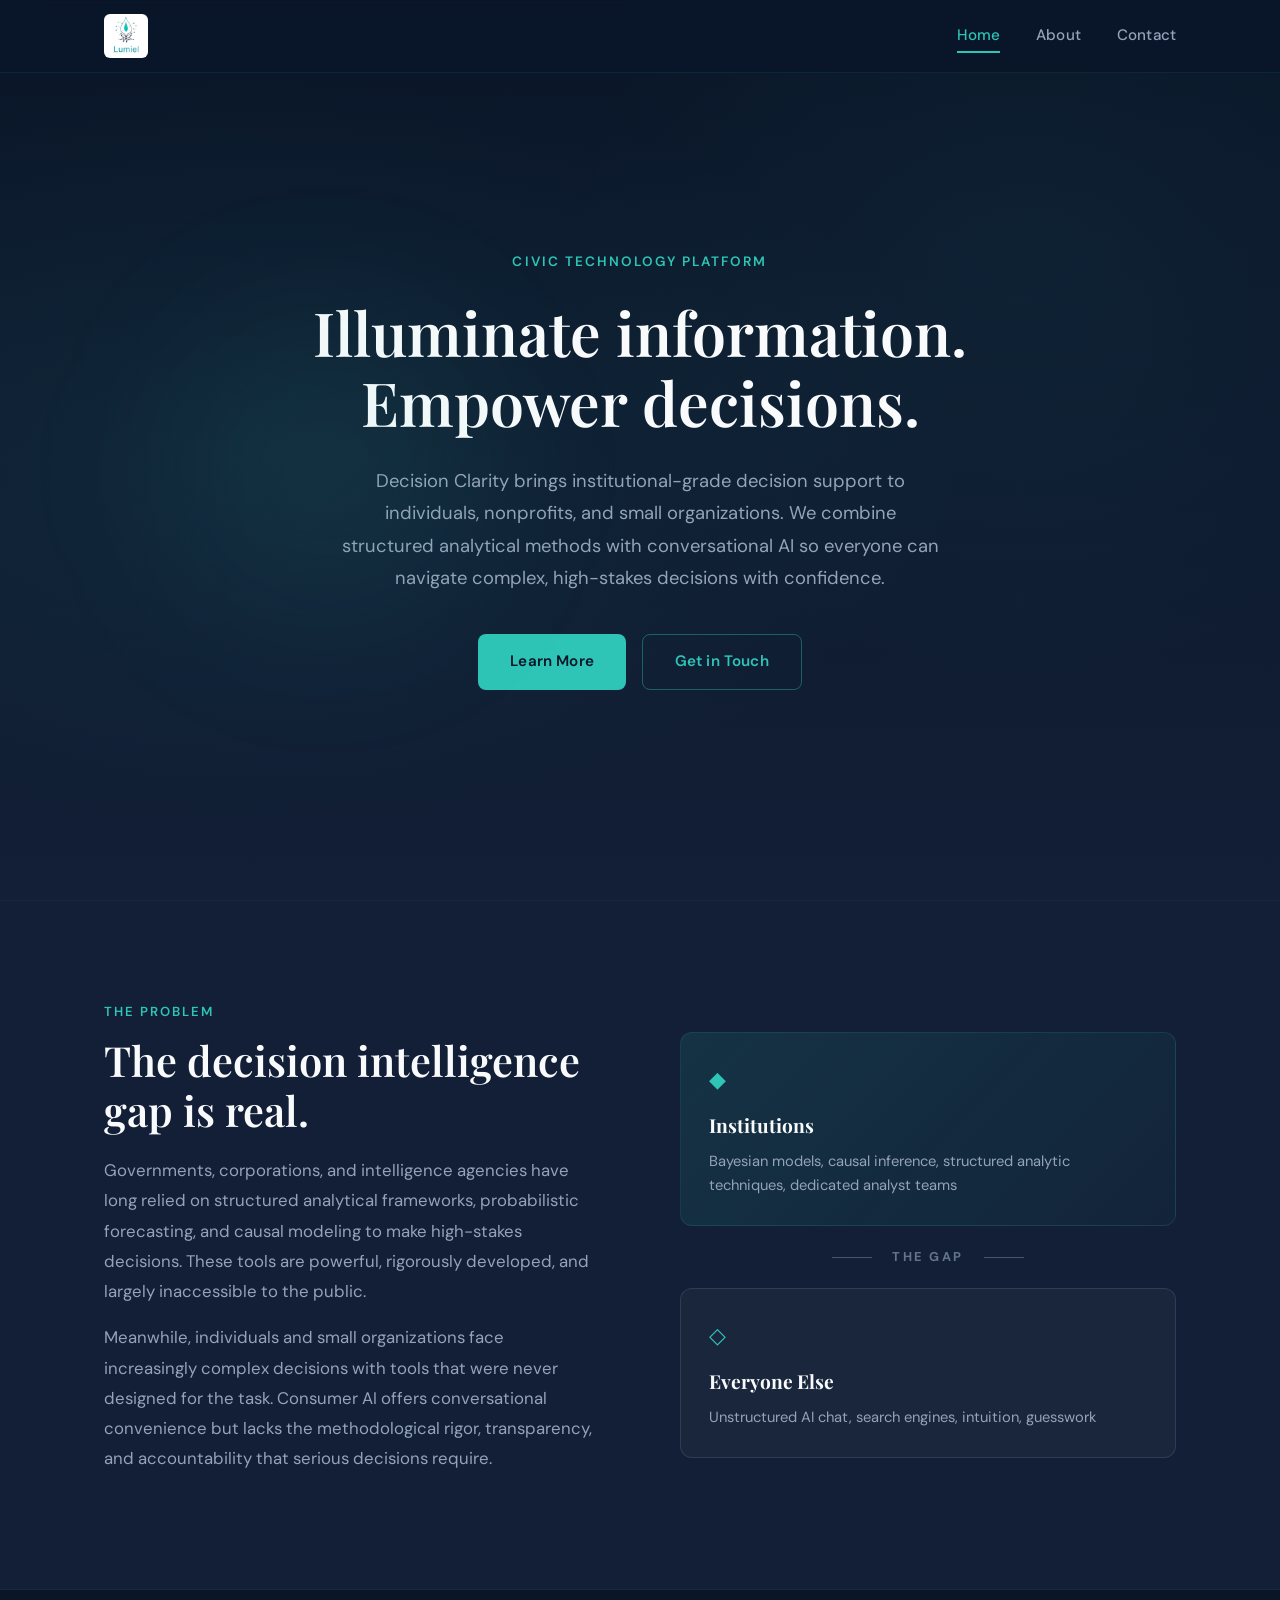
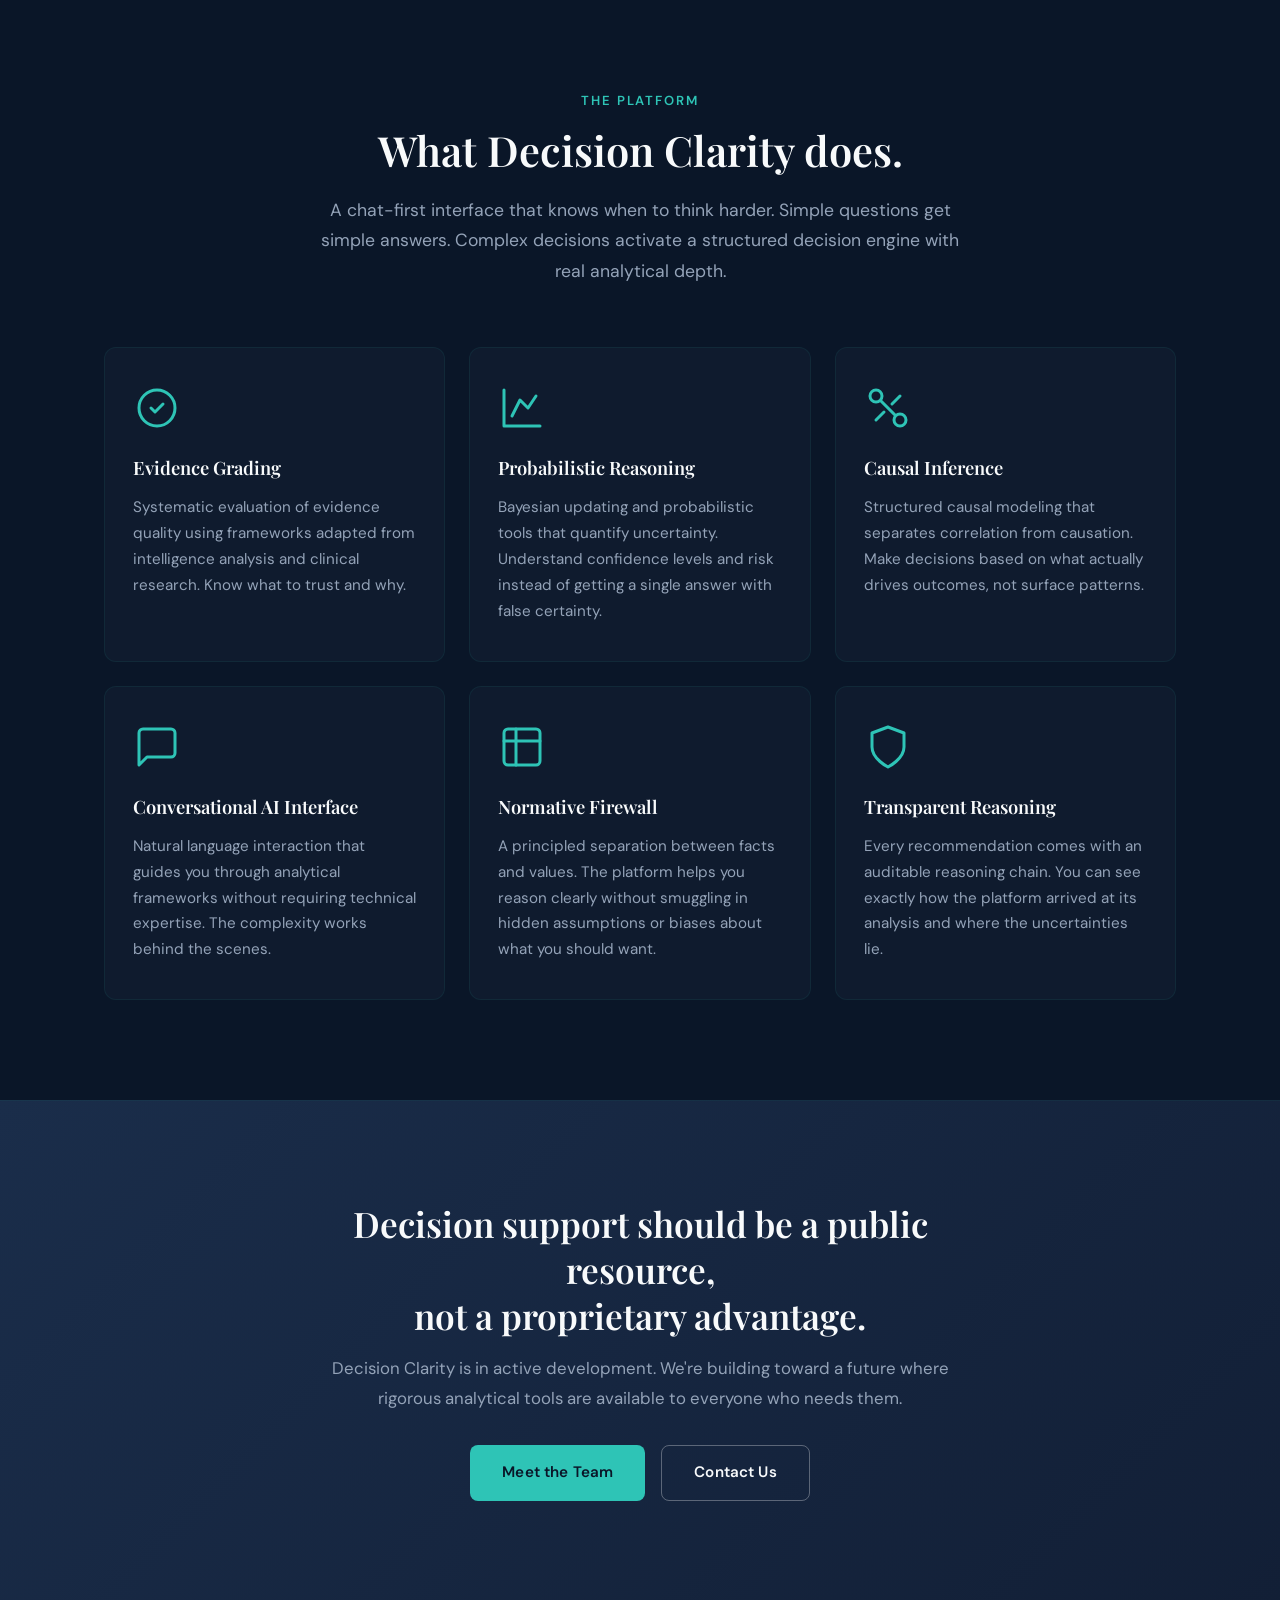
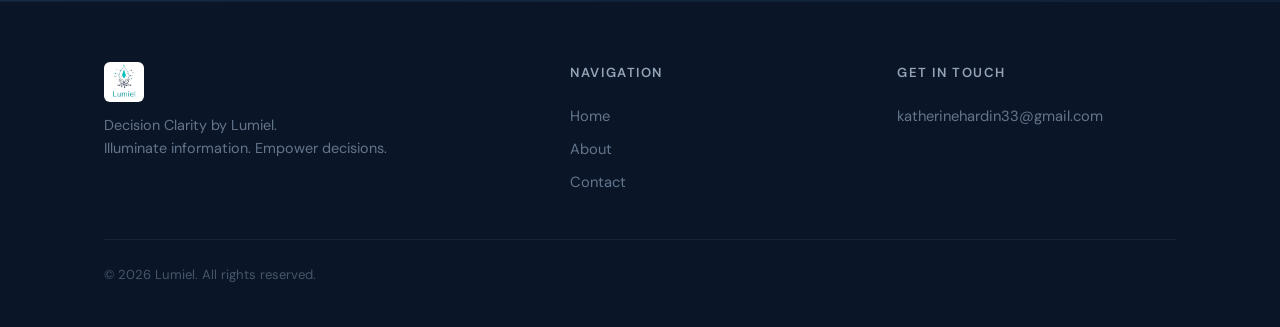
<file: index.html>
<!DOCTYPE html>
<html lang="en">
<head>
    <meta charset="UTF-8">
    <meta name="viewport" content="width=device-width, initial-scale=1.0">
    <title>Decision Clarity by Lumiel</title>
    <meta name="description" content="Institutional-grade decision support tools for everyone. Decision Clarity combines structured analytical methods with conversational AI to help navigate complex, high-stakes decisions.">
    <link rel="preconnect" href="https://fonts.googleapis.com">
    <link rel="preconnect" href="https://fonts.gstatic.com" crossorigin>
    <link href="https://fonts.googleapis.com/css2?family=DM+Sans:ital,opsz,wght@0,9..40,300;0,9..40,400;0,9..40,500;0,9..40,600;0,9..40,700;1,9..40,400&family=Playfair+Display:wght@400;500;600;700&display=swap" rel="stylesheet">
    <link rel="stylesheet" href="styles.css">
</head>
<body>

    <!-- Navigation -->
    <nav class="nav">
        <div class="nav-inner">
            <a href="index.html" class="nav-logo">
                <img src="images/logo.jpeg" alt="Lumiel" class="nav-logo-img">
            </a>
            <button class="nav-toggle" aria-label="Toggle menu">
                <span></span><span></span><span></span>
            </button>
            <div class="nav-links">
                <a href="index.html" class="nav-link active">Home</a>
                <a href="about.html" class="nav-link">About</a>
                <a href="contact.html" class="nav-link">Contact</a>
            </div>
        </div>
    </nav>

    <!-- Hero -->
    <section class="hero">
        <div class="hero-bg"></div>
        <div class="hero-content">
            <p class="hero-eyebrow">Civic Technology Platform</p>
            <h1 class="hero-title">Illuminate information.<br>Empower decisions.</h1>
            <p class="hero-subtitle">Decision Clarity brings institutional-grade decision support to individuals, nonprofits, and small organizations. We combine structured analytical methods with conversational AI so everyone can navigate complex, high-stakes decisions with confidence.</p>
            <div class="hero-actions">
                <a href="about.html" class="btn btn-primary">Learn More</a>
                <a href="contact.html" class="btn btn-outline">Get in Touch</a>
            </div>
        </div>
        <div class="hero-glow"></div>
    </section>

    <!-- Problem Statement -->
    <section class="section section-problem">
        <div class="container">
            <div class="problem-grid">
                <div class="problem-text">
                    <p class="section-eyebrow">The Problem</p>
                    <h2 class="section-title">The decision intelligence gap is real.</h2>
                    <p class="section-body">Governments, corporations, and intelligence agencies have long relied on structured analytical frameworks, probabilistic forecasting, and causal modeling to make high-stakes decisions. These tools are powerful, rigorously developed, and largely inaccessible to the public.</p>
                    <p class="section-body">Meanwhile, individuals and small organizations face increasingly complex decisions with tools that were never designed for the task. Consumer AI offers conversational convenience but lacks the methodological rigor, transparency, and accountability that serious decisions require.</p>
                </div>
                <div class="problem-visual">
                    <div class="gap-card gap-card-top">
                        <span class="gap-icon">&#9670;</span>
                        <h3>Institutions</h3>
                        <p>Bayesian models, causal inference, structured analytic techniques, dedicated analyst teams</p>
                    </div>
                    <div class="gap-divider">
                        <span>The Gap</span>
                    </div>
                    <div class="gap-card gap-card-bottom">
                        <span class="gap-icon">&#9671;</span>
                        <h3>Everyone Else</h3>
                        <p>Unstructured AI chat, search engines, intuition, guesswork</p>
                    </div>
                </div>
            </div>
        </div>
    </section>

    <!-- Platform Capabilities -->
    <section class="section section-capabilities">
        <div class="container">
            <p class="section-eyebrow center">The Platform</p>
            <h2 class="section-title center">What Decision Clarity does.</h2>
            <p class="section-intro center">A chat-first interface that knows when to think harder. Simple questions get simple answers. Complex decisions activate a structured decision engine with real analytical depth.</p>
            
            <div class="capabilities-grid">
                <div class="capability-card">
                    <div class="capability-icon">
                        <svg viewBox="0 0 24 24" fill="none" stroke="currentColor" stroke-width="1.5" stroke-linecap="round" stroke-linejoin="round"><path d="M9 12l2 2 4-4"/><path d="M12 3a9 9 0 1 0 0 18 9 9 0 0 0 0-18z"/></svg>
                    </div>
                    <h3>Evidence Grading</h3>
                    <p>Systematic evaluation of evidence quality using frameworks adapted from intelligence analysis and clinical research. Know what to trust and why.</p>
                </div>
                <div class="capability-card">
                    <div class="capability-icon">
                        <svg viewBox="0 0 24 24" fill="none" stroke="currentColor" stroke-width="1.5" stroke-linecap="round" stroke-linejoin="round"><path d="M3 3v18h18"/><path d="M7 16l4-8 4 4 4-6"/></svg>
                    </div>
                    <h3>Probabilistic Reasoning</h3>
                    <p>Bayesian updating and probabilistic tools that quantify uncertainty. Understand confidence levels and risk instead of getting a single answer with false certainty.</p>
                </div>
                <div class="capability-card">
                    <div class="capability-icon">
                        <svg viewBox="0 0 24 24" fill="none" stroke="currentColor" stroke-width="1.5" stroke-linecap="round" stroke-linejoin="round"><circle cx="6" cy="6" r="3"/><circle cx="18" cy="18" r="3"/><path d="M8.5 8.5l7 7"/><path d="M18 6l-4 4"/><path d="M6 18l4-4"/></svg>
                    </div>
                    <h3>Causal Inference</h3>
                    <p>Structured causal modeling that separates correlation from causation. Make decisions based on what actually drives outcomes, not surface patterns.</p>
                </div>
                <div class="capability-card">
                    <div class="capability-icon">
                        <svg viewBox="0 0 24 24" fill="none" stroke="currentColor" stroke-width="1.5" stroke-linecap="round" stroke-linejoin="round"><path d="M21 15a2 2 0 0 1-2 2H7l-4 4V5a2 2 0 0 1 2-2h14a2 2 0 0 1 2 2z"/></svg>
                    </div>
                    <h3>Conversational AI Interface</h3>
                    <p>Natural language interaction that guides you through analytical frameworks without requiring technical expertise. The complexity works behind the scenes.</p>
                </div>
                <div class="capability-card">
                    <div class="capability-icon">
                        <svg viewBox="0 0 24 24" fill="none" stroke="currentColor" stroke-width="1.5" stroke-linecap="round" stroke-linejoin="round"><rect x="3" y="3" width="18" height="18" rx="2"/><path d="M3 9h18"/><path d="M9 3v18"/></svg>
                    </div>
                    <h3>Normative Firewall</h3>
                    <p>A principled separation between facts and values. The platform helps you reason clearly without smuggling in hidden assumptions or biases about what you should want.</p>
                </div>
                <div class="capability-card">
                    <div class="capability-icon">
                        <svg viewBox="0 0 24 24" fill="none" stroke="currentColor" stroke-width="1.5" stroke-linecap="round" stroke-linejoin="round"><path d="M12 22s8-4 8-10V5l-8-3-8 3v7c0 6 8 10 8 10z"/></svg>
                    </div>
                    <h3>Transparent Reasoning</h3>
                    <p>Every recommendation comes with an auditable reasoning chain. You can see exactly how the platform arrived at its analysis and where the uncertainties lie.</p>
                </div>
            </div>
        </div>
    </section>

    <!-- CTA -->
    <section class="section section-cta">
        <div class="container">
            <div class="cta-inner">
                <h2>Decision support should be a public resource,<br>not a proprietary advantage.</h2>
                <p>Decision Clarity is in active development. We're building toward a future where rigorous analytical tools are available to everyone who needs them.</p>
                <div class="cta-actions">
                    <a href="about.html" class="btn btn-primary">Meet the Team</a>
                    <a href="contact.html" class="btn btn-outline-light">Contact Us</a>
                </div>
            </div>
        </div>
    </section>

    <!-- Footer -->
    <footer class="footer">
        <div class="container">
            <div class="footer-grid">
                <div class="footer-brand">
                    <img src="images/logo.jpeg" alt="Lumiel" class="footer-logo">
                    <p class="footer-tagline">Decision Clarity by Lumiel.<br>Illuminate information. Empower decisions.</p>
                </div>
                <div class="footer-nav">
                    <h4>Navigation</h4>
                    <a href="index.html">Home</a>
                    <a href="about.html">About</a>
                    <a href="contact.html">Contact</a>
                </div>
                <div class="footer-contact">
                    <h4>Get in Touch</h4>
                    <a href="mailto:katherinehardin33@gmail.com">katherinehardin33@gmail.com</a>
                </div>
            </div>
            <div class="footer-bottom">
                <p>&copy; 2026 Lumiel. All rights reserved.</p>
            </div>
        </div>
    </footer>

    <script>
        // Mobile nav toggle
        const toggle = document.querySelector('.nav-toggle');
        const links = document.querySelector('.nav-links');
        toggle.addEventListener('click', () => {
            links.classList.toggle('open');
            toggle.classList.toggle('open');
        });

        // Scroll animations
        const observer = new IntersectionObserver((entries) => {
            entries.forEach(entry => {
                if (entry.isIntersecting) {
                    entry.target.classList.add('visible');
                }
            });
        }, { threshold: 0.1 });

        document.querySelectorAll('.problem-text, .problem-visual, .capability-card, .cta-inner').forEach(el => {
            observer.observe(el);
        });
    </script>
</body>
</html>
</file>
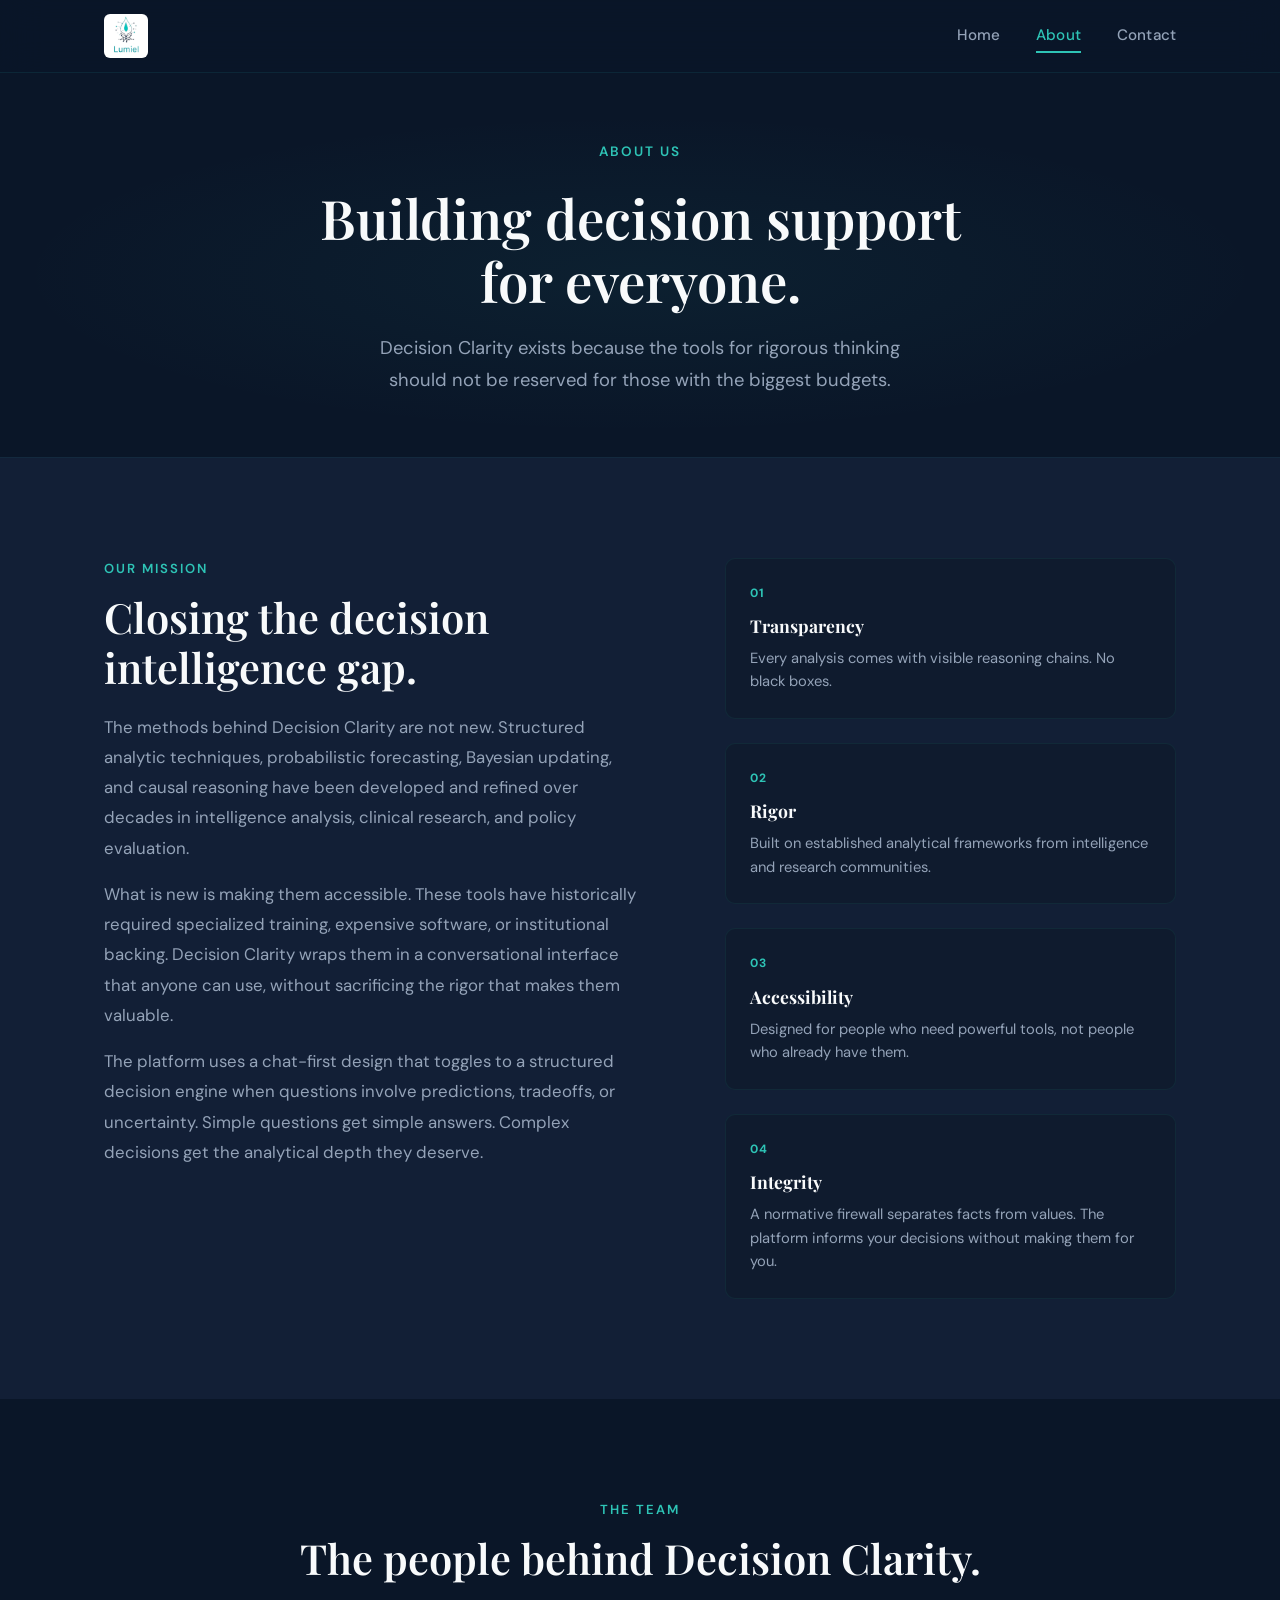
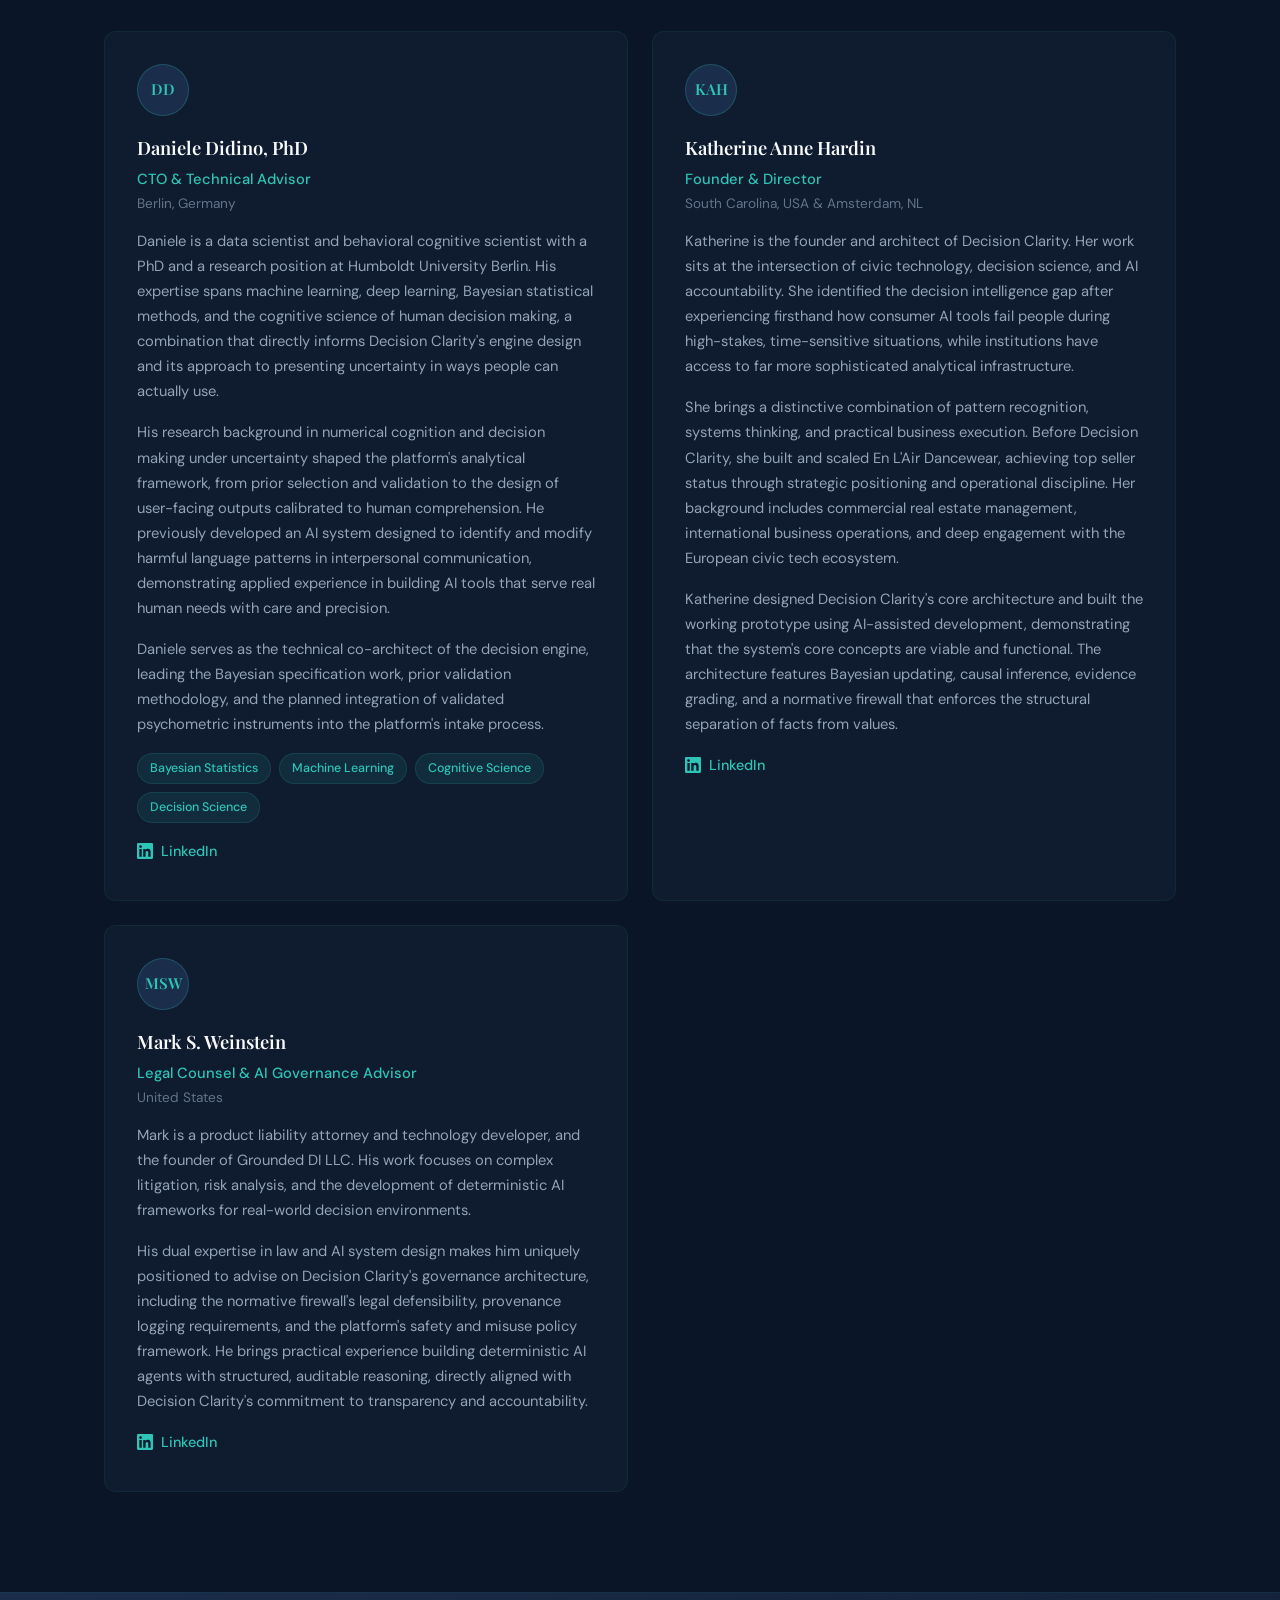
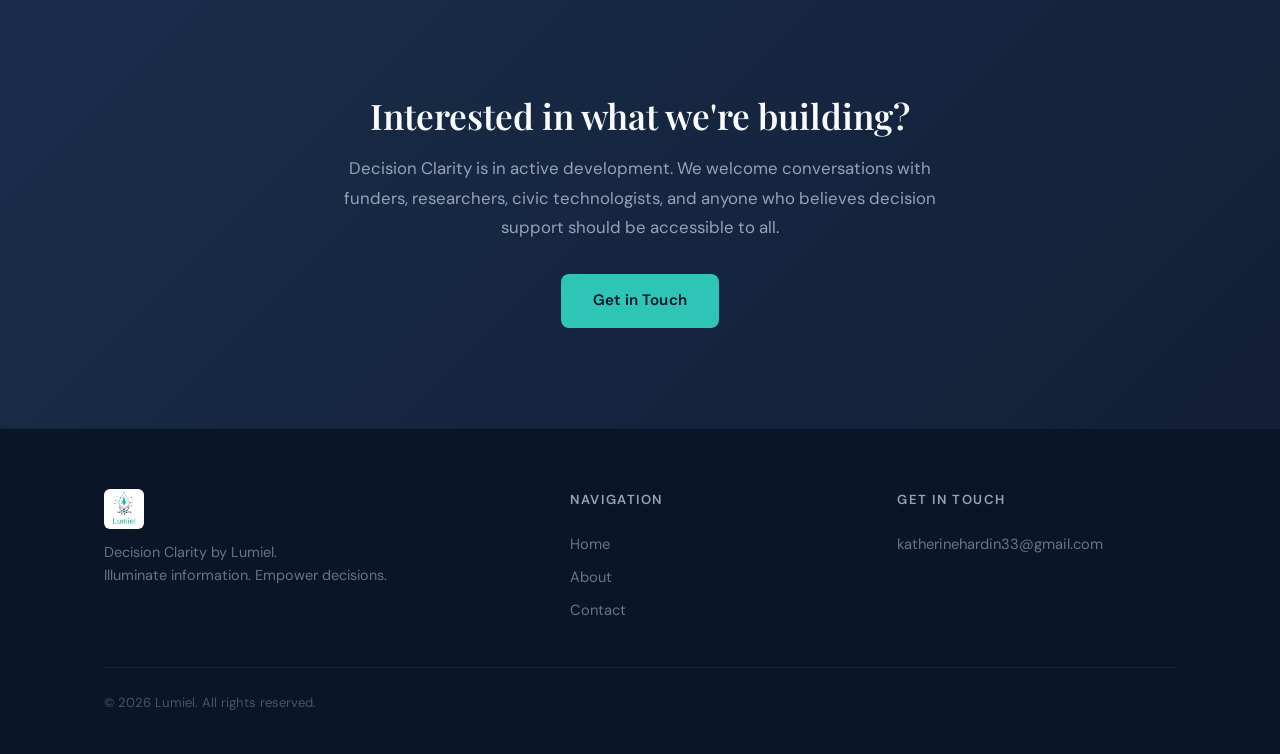
<file: about.html>
<!DOCTYPE html>
<html lang="en">
<head>
    <meta charset="UTF-8">
    <meta name="viewport" content="width=device-width, initial-scale=1.0">
    <title>About | Decision Clarity by Lumiel</title>
    <meta name="description" content="Meet the team behind Decision Clarity. Learn about our mission to democratize institutional-grade decision support.">
    <link rel="preconnect" href="https://fonts.googleapis.com">
    <link rel="preconnect" href="https://fonts.gstatic.com" crossorigin>
    <link href="https://fonts.googleapis.com/css2?family=DM+Sans:ital,opsz,wght@0,9..40,300;0,9..40,400;0,9..40,500;0,9..40,600;0,9..40,700;1,9..40,400&family=Playfair+Display:wght@400;500;600;700&display=swap" rel="stylesheet">
    <link rel="stylesheet" href="styles.css">
</head>
<body>

    <!-- Navigation -->
    <nav class="nav">
        <div class="nav-inner">
            <a href="index.html" class="nav-logo">
                <img src="images/logo.jpeg" alt="Lumiel" class="nav-logo-img">
            </a>
            <button class="nav-toggle" aria-label="Toggle menu">
                <span></span><span></span><span></span>
            </button>
            <div class="nav-links">
                <a href="index.html" class="nav-link">Home</a>
                <a href="about.html" class="nav-link active">About</a>
                <a href="contact.html" class="nav-link">Contact</a>
            </div>
        </div>
    </nav>

    <!-- About Hero -->
    <section class="page-hero">
        <div class="container">
            <p class="hero-eyebrow">About Us</p>
            <h1 class="page-hero-title">Building decision support<br>for everyone.</h1>
            <p class="page-hero-subtitle">Decision Clarity exists because the tools for rigorous thinking should not be reserved for those with the biggest budgets.</p>
        </div>
    </section>

    <!-- Mission -->
    <section class="section section-mission">
        <div class="container">
            <div class="mission-grid">
                <div class="mission-content">
                    <p class="section-eyebrow">Our Mission</p>
                    <h2 class="section-title">Closing the decision intelligence gap.</h2>
                    <p class="section-body">The methods behind Decision Clarity are not new. Structured analytic techniques, probabilistic forecasting, Bayesian updating, and causal reasoning have been developed and refined over decades in intelligence analysis, clinical research, and policy evaluation.</p>
                    <p class="section-body">What is new is making them accessible. These tools have historically required specialized training, expensive software, or institutional backing. Decision Clarity wraps them in a conversational interface that anyone can use, without sacrificing the rigor that makes them valuable.</p>
                    <p class="section-body">The platform uses a chat-first design that toggles to a structured decision engine when questions involve predictions, tradeoffs, or uncertainty. Simple questions get simple answers. Complex decisions get the analytical depth they deserve.</p>
                </div>
                <div class="mission-principles">
                    <div class="principle">
                        <span class="principle-number">01</span>
                        <h3>Transparency</h3>
                        <p>Every analysis comes with visible reasoning chains. No black boxes.</p>
                    </div>
                    <div class="principle">
                        <span class="principle-number">02</span>
                        <h3>Rigor</h3>
                        <p>Built on established analytical frameworks from intelligence and research communities.</p>
                    </div>
                    <div class="principle">
                        <span class="principle-number">03</span>
                        <h3>Accessibility</h3>
                        <p>Designed for people who need powerful tools, not people who already have them.</p>
                    </div>
                    <div class="principle">
                        <span class="principle-number">04</span>
                        <h3>Integrity</h3>
                        <p>A normative firewall separates facts from values. The platform informs your decisions without making them for you.</p>
                    </div>
                </div>
            </div>
        </div>
    </section>

    <!-- Team -->
    <section class="section section-team">
        <div class="container">
            <p class="section-eyebrow center">The Team</p>
            <h2 class="section-title center">The people behind Decision Clarity.</h2>

            <div class="team-grid">
                <!-- Daniele Didino -->
                <div class="team-card">
                    <div class="team-avatar">DD</div>
                    <h3 class="team-name">Daniele Didino, PhD</h3>
                    <p class="team-role">CTO &amp; Technical Advisor</p>
                    <p class="team-location">Berlin, Germany</p>
                    <p class="team-bio">Daniele is a data scientist and behavioral cognitive scientist with a PhD and a research position at Humboldt University Berlin. His expertise spans machine learning, deep learning, Bayesian statistical methods, and the cognitive science of human decision making, a combination that directly informs Decision Clarity's engine design and its approach to presenting uncertainty in ways people can actually use.</p>
                    <p class="team-bio">His research background in numerical cognition and decision making under uncertainty shaped the platform's analytical framework, from prior selection and validation to the design of user-facing outputs calibrated to human comprehension. He previously developed an AI system designed to identify and modify harmful language patterns in interpersonal communication, demonstrating applied experience in building AI tools that serve real human needs with care and precision.</p>
                    <p class="team-bio">Daniele serves as the technical co-architect of the decision engine, leading the Bayesian specification work, prior validation methodology, and the planned integration of validated psychometric instruments into the platform's intake process.</p>
                    <div class="team-skills">
                        <span>Bayesian Statistics</span>
                        <span>Machine Learning</span>
                        <span>Cognitive Science</span>
                        <span>Decision Science</span>
                    </div>
                    <a href="https://www.linkedin.com/in/daniele-didino" target="_blank" rel="noopener" class="social-link">
                        <svg viewBox="0 0 24 24" fill="currentColor" width="16" height="16"><path d="M20.447 20.452h-3.554v-5.569c0-1.328-.027-3.037-1.852-3.037-1.853 0-2.136 1.445-2.136 2.939v5.667H9.351V9h3.414v1.561h.046c.477-.9 1.637-1.85 3.37-1.85 3.601 0 4.267 2.37 4.267 5.455v6.286zM5.337 7.433a2.062 2.062 0 01-2.063-2.065 2.064 2.064 0 112.063 2.065zm1.782 13.019H3.555V9h3.564v11.452zM22.225 0H1.771C.792 0 0 .774 0 1.729v20.542C0 23.227.792 24 1.771 24h20.451C23.2 24 24 23.227 24 22.271V1.729C24 .774 23.2 0 22.222 0h.003z"/></svg>
                        LinkedIn
                    </a>
                </div>

                <!-- Katherine Anne Hardin -->
                <div class="team-card">
                    <div class="team-avatar">KAH</div>
                    <h3 class="team-name">Katherine Anne Hardin</h3>
                    <p class="team-role">Founder &amp; Director</p>
                    <p class="team-location">South Carolina, USA &amp; Amsterdam, NL</p>
                    <p class="team-bio">Katherine is the founder and architect of Decision Clarity. Her work sits at the intersection of civic technology, decision science, and AI accountability. She identified the decision intelligence gap after experiencing firsthand how consumer AI tools fail people during high-stakes, time-sensitive situations, while institutions have access to far more sophisticated analytical infrastructure.</p>
                    <p class="team-bio">She brings a distinctive combination of pattern recognition, systems thinking, and practical business execution. Before Decision Clarity, she built and scaled En L'Air Dancewear, achieving top seller status through strategic positioning and operational discipline. Her background includes commercial real estate management, international business operations, and deep engagement with the European civic tech ecosystem.</p>
                    <p class="team-bio">Katherine designed Decision Clarity's core architecture and built the working prototype using AI-assisted development, demonstrating that the system's core concepts are viable and functional. The architecture features Bayesian updating, causal inference, evidence grading, and a normative firewall that enforces the structural separation of facts from values.</p>
                    <a href="https://www.linkedin.com/in/katherine-hardin-231b8b284/" target="_blank" rel="noopener" class="social-link">
                        <svg viewBox="0 0 24 24" fill="currentColor" width="16" height="16"><path d="M20.447 20.452h-3.554v-5.569c0-1.328-.027-3.037-1.852-3.037-1.853 0-2.136 1.445-2.136 2.939v5.667H9.351V9h3.414v1.561h.046c.477-.9 1.637-1.85 3.37-1.85 3.601 0 4.267 2.37 4.267 5.455v6.286zM5.337 7.433a2.062 2.062 0 01-2.063-2.065 2.064 2.064 0 112.063 2.065zm1.782 13.019H3.555V9h3.564v11.452zM22.225 0H1.771C.792 0 0 .774 0 1.729v20.542C0 23.227.792 24 1.771 24h20.451C23.2 24 24 23.227 24 22.271V1.729C24 .774 23.2 0 22.222 0h.003z"/></svg>
                        LinkedIn
                    </a>
                </div>

                <!-- Mark S. Weinstein -->
                <div class="team-card">
                    <div class="team-avatar">MSW</div>
                    <h3 class="team-name">Mark S. Weinstein</h3>
                    <p class="team-role">Legal Counsel &amp; AI Governance Advisor</p>
                    <p class="team-location">United States</p>
                    <p class="team-bio">Mark is a product liability attorney and technology developer, and the founder of Grounded DI LLC. His work focuses on complex litigation, risk analysis, and the development of deterministic AI frameworks for real-world decision environments.</p>
                    <p class="team-bio">His dual expertise in law and AI system design makes him uniquely positioned to advise on Decision Clarity's governance architecture, including the normative firewall's legal defensibility, provenance logging requirements, and the platform's safety and misuse policy framework. He brings practical experience building deterministic AI agents with structured, auditable reasoning, directly aligned with Decision Clarity's commitment to transparency and accountability.</p>
                    <a href="https://www.linkedin.com/in/marksweinstein" target="_blank" rel="noopener" class="social-link">
                        <svg viewBox="0 0 24 24" fill="currentColor" width="16" height="16"><path d="M20.447 20.452h-3.554v-5.569c0-1.328-.027-3.037-1.852-3.037-1.853 0-2.136 1.445-2.136 2.939v5.667H9.351V9h3.414v1.561h.046c.477-.9 1.637-1.85 3.37-1.85 3.601 0 4.267 2.37 4.267 5.455v6.286zM5.337 7.433a2.062 2.062 0 01-2.063-2.065 2.064 2.064 0 112.063 2.065zm1.782 13.019H3.555V9h3.564v11.452zM22.225 0H1.771C.792 0 0 .774 0 1.729v20.542C0 23.227.792 24 1.771 24h20.451C23.2 24 24 23.227 24 22.271V1.729C24 .774 23.2 0 22.222 0h.003z"/></svg>
                        LinkedIn
                    </a>
                </div>
            </div>
        </div>
    </section>

    <!-- CTA -->
    <section class="section section-cta">
        <div class="container">
            <div class="cta-inner">
                <h2>Interested in what we're building?</h2>
                <p>Decision Clarity is in active development. We welcome conversations with funders, researchers, civic technologists, and anyone who believes decision support should be accessible to all.</p>
                <a href="contact.html" class="btn btn-primary">Get in Touch</a>
            </div>
        </div>
    </section>

    <!-- Footer -->
    <footer class="footer">
        <div class="container">
            <div class="footer-grid">
                <div class="footer-brand">
                    <img src="images/logo.jpeg" alt="Lumiel" class="footer-logo">
                    <p class="footer-tagline">Decision Clarity by Lumiel.<br>Illuminate information. Empower decisions.</p>
                </div>
                <div class="footer-nav">
                    <h4>Navigation</h4>
                    <a href="index.html">Home</a>
                    <a href="about.html">About</a>
                    <a href="contact.html">Contact</a>
                </div>
                <div class="footer-contact">
                    <h4>Get in Touch</h4>
                    <a href="mailto:katherinehardin33@gmail.com">katherinehardin33@gmail.com</a>
                </div>
            </div>
            <div class="footer-bottom">
                <p>&copy; 2026 Lumiel. All rights reserved.</p>
            </div>
        </div>
    </footer>

    <script>
        // Mobile nav toggle
        const toggle = document.querySelector('.nav-toggle');
        const links = document.querySelector('.nav-links');
        toggle.addEventListener('click', () => {
            links.classList.toggle('open');
            toggle.classList.toggle('open');
        });

        // Scroll animations
        const observer = new IntersectionObserver((entries) => {
            entries.forEach(entry => {
                if (entry.isIntersecting) {
                    entry.target.classList.add('visible');
                }
            });
        }, { threshold: 0.1 });

        document.querySelectorAll('.mission-content, .principle, .founder-card, .team-card, .cta-inner').forEach(el => {
            observer.observe(el);
        });
    </script>
</body>
</html>
</file>
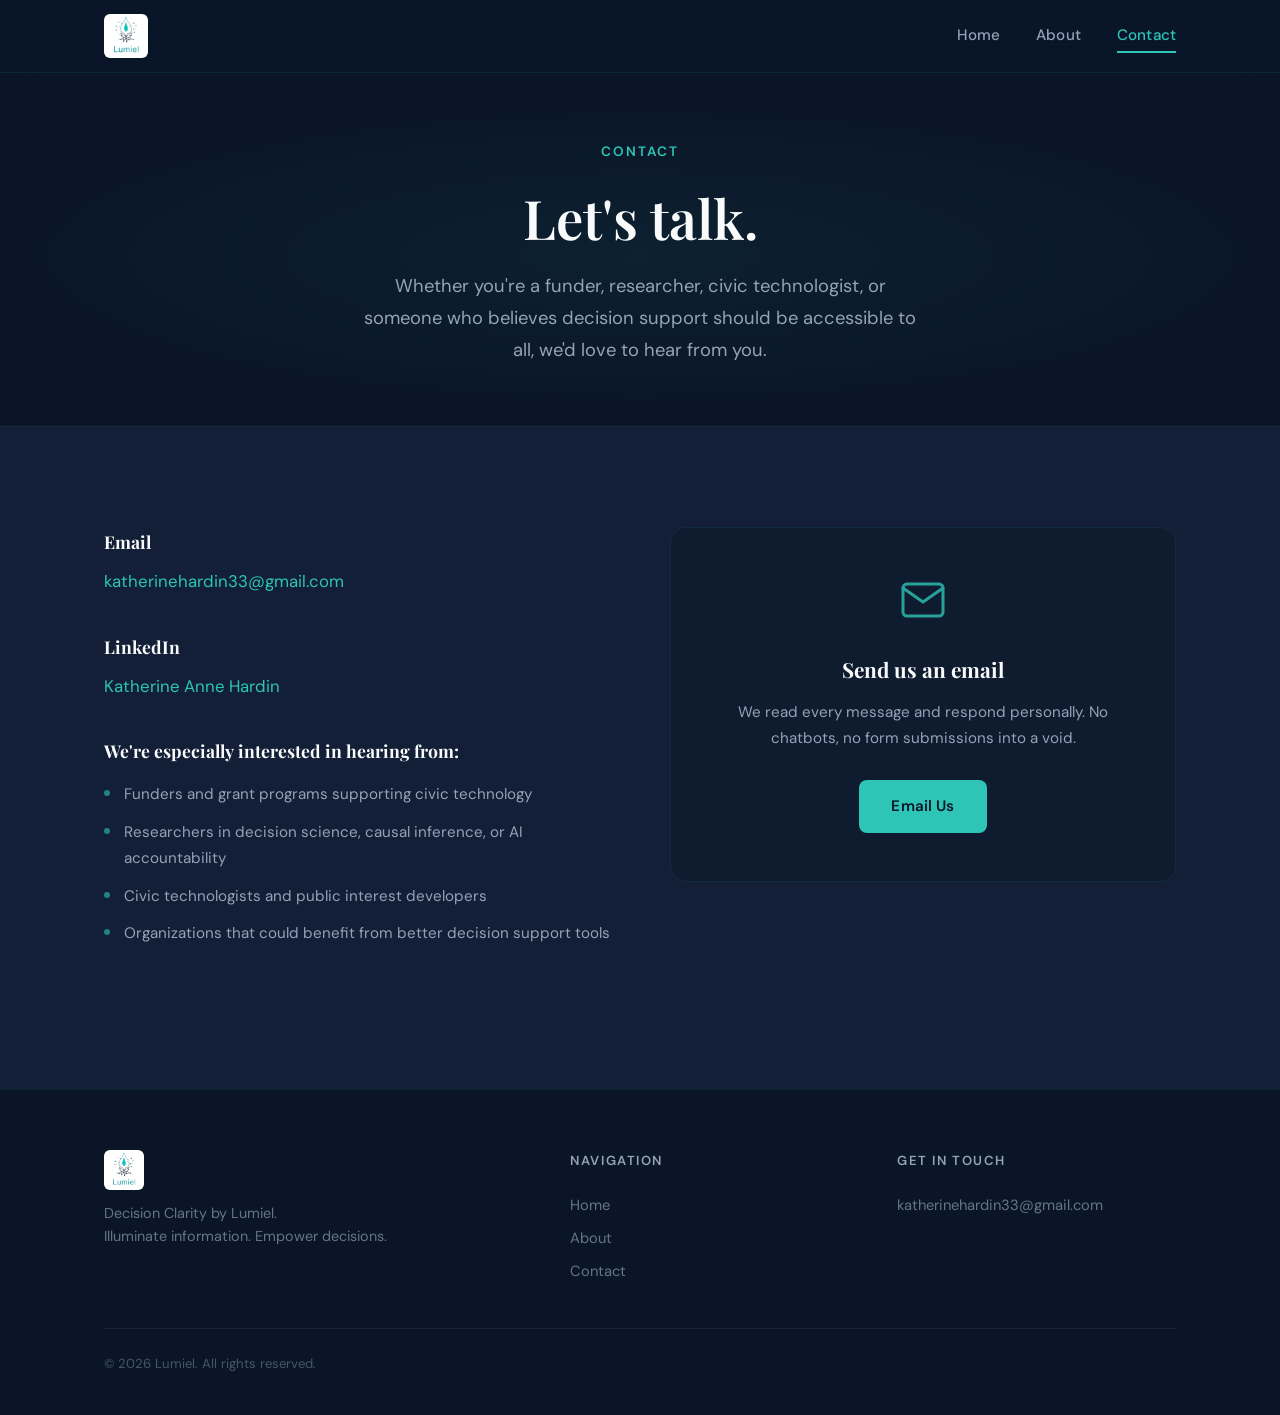
<file: contact.html>
<!DOCTYPE html>
<html lang="en">
<head>
    <meta charset="UTF-8">
    <meta name="viewport" content="width=device-width, initial-scale=1.0">
    <title>Contact | Decision Clarity by Lumiel</title>
    <meta name="description" content="Get in touch with the Decision Clarity team. We welcome conversations with funders, researchers, and civic technologists.">
    <link rel="preconnect" href="https://fonts.googleapis.com">
    <link rel="preconnect" href="https://fonts.gstatic.com" crossorigin>
    <link href="https://fonts.googleapis.com/css2?family=DM+Sans:ital,opsz,wght@0,9..40,300;0,9..40,400;0,9..40,500;0,9..40,600;0,9..40,700;1,9..40,400&family=Playfair+Display:wght@400;500;600;700&display=swap" rel="stylesheet">
    <link rel="stylesheet" href="styles.css">
</head>
<body>

    <!-- Navigation -->
    <nav class="nav">
        <div class="nav-inner">
            <a href="index.html" class="nav-logo">
                <img src="images/logo.jpeg" alt="Lumiel" class="nav-logo-img">
            </a>
            <button class="nav-toggle" aria-label="Toggle menu">
                <span></span><span></span><span></span>
            </button>
            <div class="nav-links">
                <a href="index.html" class="nav-link">Home</a>
                <a href="about.html" class="nav-link">About</a>
                <a href="contact.html" class="nav-link active">Contact</a>
            </div>
        </div>
    </nav>

    <!-- Contact Hero -->
    <section class="page-hero">
        <div class="container">
            <p class="hero-eyebrow">Contact</p>
            <h1 class="page-hero-title">Let's talk.</h1>
            <p class="page-hero-subtitle">Whether you're a funder, researcher, civic technologist, or someone who believes decision support should be accessible to all, we'd love to hear from you.</p>
        </div>
    </section>

    <!-- Contact Content -->
    <section class="section section-contact">
        <div class="container">
            <div class="contact-grid">
                <div class="contact-info">
                    <div class="contact-block">
                        <h3>Email</h3>
                        <a href="mailto:katherinehardin33@gmail.com" class="contact-link">katherinehardin33@gmail.com</a>
                    </div>
                    <div class="contact-block">
                        <h3>LinkedIn</h3>
                        <a href="https://www.linkedin.com/in/katherine-hardin-231b8b284/" target="_blank" rel="noopener" class="contact-link">Katherine Anne Hardin</a>
                    </div>
                    <div class="contact-block">
                        <h3>We're especially interested in hearing from:</h3>
                        <ul class="contact-list">
                            <li>Funders and grant programs supporting civic technology</li>
                            <li>Researchers in decision science, causal inference, or AI accountability</li>
                            <li>Civic technologists and public interest developers</li>
                            <li>Organizations that could benefit from better decision support tools</li>
                        </ul>
                    </div>
                </div>
                <div class="contact-message">
                    <div class="contact-card">
                        <div class="contact-card-icon">
                            <svg viewBox="0 0 24 24" fill="none" stroke="currentColor" stroke-width="1.5" stroke-linecap="round" stroke-linejoin="round" width="48" height="48"><path d="M4 4h16c1.1 0 2 .9 2 2v12c0 1.1-.9 2-2 2H4c-1.1 0-2-.9-2-2V6c0-1.1.9-2 2-2z"/><polyline points="22,6 12,13 2,6"/></svg>
                        </div>
                        <h3>Send us an email</h3>
                        <p>We read every message and respond personally. No chatbots, no form submissions into a void.</p>
                        <a href="mailto:katherinehardin33@gmail.com" class="btn btn-primary">Email Us</a>
                    </div>
                </div>
            </div>
        </div>
    </section>

    <!-- Footer -->
    <footer class="footer">
        <div class="container">
            <div class="footer-grid">
                <div class="footer-brand">
                    <img src="images/logo.jpeg" alt="Lumiel" class="footer-logo">
                    <p class="footer-tagline">Decision Clarity by Lumiel.<br>Illuminate information. Empower decisions.</p>
                </div>
                <div class="footer-nav">
                    <h4>Navigation</h4>
                    <a href="index.html">Home</a>
                    <a href="about.html">About</a>
                    <a href="contact.html">Contact</a>
                </div>
                <div class="footer-contact">
                    <h4>Get in Touch</h4>
                    <a href="mailto:katherinehardin33@gmail.com">katherinehardin33@gmail.com</a>
                </div>
            </div>
            <div class="footer-bottom">
                <p>&copy; 2026 Lumiel. All rights reserved.</p>
            </div>
        </div>
    </footer>

    <script>
        // Mobile nav toggle
        const toggle = document.querySelector('.nav-toggle');
        const links = document.querySelector('.nav-links');
        toggle.addEventListener('click', () => {
            links.classList.toggle('open');
            toggle.classList.toggle('open');
        });

        // Scroll animations
        const observer = new IntersectionObserver((entries) => {
            entries.forEach(entry => {
                if (entry.isIntersecting) {
                    entry.target.classList.add('visible');
                }
            });
        }, { threshold: 0.1 });

        document.querySelectorAll('.contact-block, .contact-card').forEach(el => {
            observer.observe(el);
        });
    </script>
</body>
</html>
</file>
<file: styles.css>
/* ============================================
   Decision Clarity by Lumiel
   Stylesheet
   ============================================ */

:root {
    --navy: #0a1628;
    --navy-mid: #121f36;
    --navy-light: #1a2d4a;
    --teal: #2ec4b6;
    --teal-light: #5eddd0;
    --teal-glow: rgba(46, 196, 182, 0.15);
    --teal-subtle: rgba(46, 196, 182, 0.08);
    --white: #f8fafb;
    --gray-100: #e8ecf0;
    --gray-200: #c9d1da;
    --gray-300: #94a3b8;
    --gray-400: #64748b;
    --gray-500: #475569;
    --text-primary: #f0f4f8;
    --text-secondary: #94a3b8;
    --text-dark: #1a2d4a;
    --text-dark-secondary: #475569;
    --surface: #0f1b2e;
    --surface-light: #f1f5f9;
    --font-display: 'Playfair Display', Georgia, serif;
    --font-body: 'DM Sans', -apple-system, BlinkMacSystemFont, sans-serif;
    --ease-out: cubic-bezier(0.25, 0.46, 0.45, 0.94);
    --ease-spring: cubic-bezier(0.34, 1.56, 0.64, 1);
}

/* Reset */
*, *::before, *::after { box-sizing: border-box; margin: 0; padding: 0; }
html { scroll-behavior: smooth; -webkit-font-smoothing: antialiased; }
body {
    font-family: var(--font-body);
    background: var(--navy);
    color: var(--text-primary);
    line-height: 1.7;
    overflow-x: hidden;
}
img { max-width: 100%; display: block; }
a { color: inherit; text-decoration: none; }

/* Container */
.container {
    max-width: 1120px;
    margin: 0 auto;
    padding: 0 24px;
}

/* ============================================
   Navigation
   ============================================ */
.nav {
    position: fixed;
    top: 0;
    left: 0;
    right: 0;
    z-index: 1000;
    background: rgba(10, 22, 40, 0.85);
    backdrop-filter: blur(20px);
    border-bottom: 1px solid rgba(46, 196, 182, 0.1);
}
.nav-inner {
    max-width: 1120px;
    margin: 0 auto;
    padding: 0 24px;
    display: flex;
    align-items: center;
    justify-content: space-between;
    height: 72px;
}
.nav-logo { display: flex; align-items: center; }
.nav-logo-img { height: 44px; width: auto; border-radius: 6px; }
.nav-links { display: flex; gap: 36px; align-items: center; }
.nav-link {
    font-size: 0.95rem;
    font-weight: 500;
    color: var(--gray-300);
    transition: color 0.3s var(--ease-out);
    letter-spacing: 0.01em;
    position: relative;
}
.nav-link::after {
    content: '';
    position: absolute;
    bottom: -4px;
    left: 0;
    width: 0;
    height: 2px;
    background: var(--teal);
    transition: width 0.3s var(--ease-out);
}
.nav-link:hover, .nav-link.active { color: var(--teal); }
.nav-link:hover::after, .nav-link.active::after { width: 100%; }

/* Mobile Nav Toggle */
.nav-toggle {
    display: none;
    flex-direction: column;
    gap: 5px;
    background: none;
    border: none;
    cursor: pointer;
    padding: 4px;
}
.nav-toggle span {
    display: block;
    width: 24px;
    height: 2px;
    background: var(--gray-300);
    transition: all 0.3s var(--ease-out);
    border-radius: 1px;
}
.nav-toggle.open span:nth-child(1) { transform: rotate(45deg) translate(5px, 5px); }
.nav-toggle.open span:nth-child(2) { opacity: 0; }
.nav-toggle.open span:nth-child(3) { transform: rotate(-45deg) translate(5px, -5px); }

/* ============================================
   Hero
   ============================================ */
.hero {
    position: relative;
    min-height: 100vh;
    display: flex;
    align-items: center;
    padding: 120px 24px 80px;
    overflow: hidden;
}
.hero-bg {
    position: absolute;
    inset: 0;
    background: 
        radial-gradient(ellipse 80% 60% at 20% 50%, rgba(46, 196, 182, 0.08) 0%, transparent 70%),
        radial-gradient(ellipse 60% 80% at 80% 30%, rgba(46, 196, 182, 0.05) 0%, transparent 60%),
        linear-gradient(180deg, var(--navy) 0%, var(--navy-mid) 100%);
}
.hero-glow {
    position: absolute;
    top: 30%;
    left: 10%;
    width: 400px;
    height: 400px;
    background: radial-gradient(circle, rgba(46, 196, 182, 0.12) 0%, transparent 70%);
    filter: blur(80px);
    pointer-events: none;
    animation: glow-float 8s ease-in-out infinite alternate;
}
@keyframes glow-float {
    0% { transform: translate(0, 0); }
    100% { transform: translate(60px, -40px); }
}
.hero-content {
    position: relative;
    max-width: 720px;
    margin: 0 auto;
    text-align: center;
}
.hero-eyebrow {
    font-family: var(--font-body);
    font-size: 0.85rem;
    font-weight: 600;
    text-transform: uppercase;
    letter-spacing: 0.15em;
    color: var(--teal);
    margin-bottom: 24px;
}
.hero-title {
    font-family: var(--font-display);
    font-size: clamp(2.4rem, 5.5vw, 3.8rem);
    font-weight: 600;
    line-height: 1.15;
    margin-bottom: 28px;
    color: var(--white);
}
.hero-subtitle {
    font-size: 1.15rem;
    line-height: 1.75;
    color: var(--gray-300);
    margin-bottom: 40px;
    max-width: 600px;
    margin-left: auto;
    margin-right: auto;
}
.hero-actions {
    display: flex;
    gap: 16px;
    justify-content: center;
    flex-wrap: wrap;
}

/* ============================================
   Page Hero (About, Contact)
   ============================================ */
.page-hero {
    padding: 140px 0 60px;
    text-align: center;
    background:
        radial-gradient(ellipse 70% 50% at 50% 60%, rgba(46, 196, 182, 0.06) 0%, transparent 70%),
        var(--navy);
}
.page-hero-title {
    font-family: var(--font-display);
    font-size: clamp(2.2rem, 5vw, 3.4rem);
    font-weight: 600;
    line-height: 1.15;
    margin-bottom: 20px;
    color: var(--white);
}
.page-hero-subtitle {
    font-size: 1.15rem;
    color: var(--gray-300);
    max-width: 560px;
    margin: 0 auto;
    line-height: 1.75;
}

/* ============================================
   Buttons
   ============================================ */
.btn {
    display: inline-flex;
    align-items: center;
    padding: 14px 32px;
    font-family: var(--font-body);
    font-size: 0.95rem;
    font-weight: 600;
    border-radius: 8px;
    transition: all 0.3s var(--ease-out);
    cursor: pointer;
    border: none;
    letter-spacing: 0.01em;
}
.btn-primary {
    background: var(--teal);
    color: var(--navy);
}
.btn-primary:hover {
    background: var(--teal-light);
    transform: translateY(-2px);
    box-shadow: 0 8px 30px rgba(46, 196, 182, 0.25);
}
.btn-outline {
    background: transparent;
    color: var(--teal);
    border: 1.5px solid rgba(46, 196, 182, 0.4);
}
.btn-outline:hover {
    border-color: var(--teal);
    background: rgba(46, 196, 182, 0.08);
    transform: translateY(-2px);
}
.btn-outline-light {
    background: transparent;
    color: var(--white);
    border: 1.5px solid rgba(255, 255, 255, 0.3);
}
.btn-outline-light:hover {
    border-color: var(--white);
    background: rgba(255, 255, 255, 0.08);
    transform: translateY(-2px);
}

/* ============================================
   Sections
   ============================================ */
.section { padding: 100px 0; }
.section-eyebrow {
    font-size: 0.82rem;
    font-weight: 600;
    text-transform: uppercase;
    letter-spacing: 0.15em;
    color: var(--teal);
    margin-bottom: 12px;
}
.section-eyebrow.center { text-align: center; }
.section-title {
    font-family: var(--font-display);
    font-size: clamp(1.8rem, 3.5vw, 2.6rem);
    font-weight: 600;
    line-height: 1.2;
    margin-bottom: 20px;
    color: var(--white);
}
.section-title.center { text-align: center; }
.section-body {
    font-size: 1.05rem;
    color: var(--gray-300);
    line-height: 1.8;
    margin-bottom: 16px;
}
.section-intro {
    font-size: 1.1rem;
    color: var(--gray-300);
    max-width: 640px;
    margin: 0 auto 60px;
    line-height: 1.75;
}
.section-intro.center { text-align: center; }

/* ============================================
   Problem Section
   ============================================ */
.section-problem {
    background: var(--navy-mid);
    border-top: 1px solid rgba(46, 196, 182, 0.06);
    border-bottom: 1px solid rgba(46, 196, 182, 0.06);
}
.problem-grid {
    display: grid;
    grid-template-columns: 1fr 1fr;
    gap: 80px;
    align-items: center;
}
.problem-text, .problem-visual {
    opacity: 0;
    transform: translateY(30px);
    transition: all 0.8s var(--ease-out);
}
.problem-text.visible, .problem-visual.visible {
    opacity: 1;
    transform: translateY(0);
}
.gap-card {
    padding: 28px;
    border-radius: 12px;
    border: 1px solid rgba(46, 196, 182, 0.15);
}
.gap-card-top {
    background: linear-gradient(135deg, rgba(46, 196, 182, 0.12) 0%, rgba(46, 196, 182, 0.03) 100%);
}
.gap-card-bottom {
    background: rgba(255, 255, 255, 0.03);
    border-color: rgba(255, 255, 255, 0.1);
}
.gap-card h3 {
    font-family: var(--font-display);
    font-size: 1.2rem;
    margin-bottom: 8px;
    color: var(--white);
}
.gap-card p {
    font-size: 0.92rem;
    color: var(--gray-300);
    line-height: 1.6;
}
.gap-icon {
    font-size: 1.4rem;
    color: var(--teal);
    display: block;
    margin-bottom: 10px;
}
.gap-divider {
    display: flex;
    align-items: center;
    justify-content: center;
    padding: 20px 0;
}
.gap-divider span {
    font-size: 0.8rem;
    font-weight: 700;
    text-transform: uppercase;
    letter-spacing: 0.2em;
    color: var(--gray-400);
    position: relative;
    padding: 0 20px;
}
.gap-divider span::before, .gap-divider span::after {
    content: '';
    position: absolute;
    top: 50%;
    width: 40px;
    height: 1px;
    background: var(--gray-500);
}
.gap-divider span::before { right: 100%; }
.gap-divider span::after { left: 100%; }

/* ============================================
   Capabilities
   ============================================ */
.section-capabilities {
    background: var(--navy);
}
.capabilities-grid {
    display: grid;
    grid-template-columns: repeat(3, 1fr);
    gap: 24px;
}
.capability-card {
    padding: 36px 28px;
    border-radius: 12px;
    background: var(--surface);
    border: 1px solid rgba(46, 196, 182, 0.08);
    transition: all 0.4s var(--ease-out);
    opacity: 0;
    transform: translateY(30px);
}
.capability-card.visible {
    opacity: 1;
    transform: translateY(0);
}
.capability-card:nth-child(2).visible { transition-delay: 0.1s; }
.capability-card:nth-child(3).visible { transition-delay: 0.2s; }
.capability-card:nth-child(4).visible { transition-delay: 0.3s; }
.capability-card:nth-child(5).visible { transition-delay: 0.4s; }
.capability-card:nth-child(6).visible { transition-delay: 0.5s; }
.capability-card:hover {
    border-color: rgba(46, 196, 182, 0.25);
    transform: translateY(-4px);
    box-shadow: 0 12px 40px rgba(0, 0, 0, 0.3);
}
.capability-icon {
    width: 48px;
    height: 48px;
    margin-bottom: 20px;
    color: var(--teal);
}
.capability-icon svg { width: 100%; height: 100%; }
.capability-card h3 {
    font-family: var(--font-display);
    font-size: 1.15rem;
    font-weight: 600;
    margin-bottom: 12px;
    color: var(--white);
}
.capability-card p {
    font-size: 0.95rem;
    color: var(--gray-300);
    line-height: 1.7;
}

/* ============================================
   CTA Section
   ============================================ */
.section-cta {
    background: linear-gradient(135deg, var(--navy-light) 0%, var(--navy-mid) 100%);
    border-top: 1px solid rgba(46, 196, 182, 0.08);
}
.cta-inner {
    text-align: center;
    max-width: 640px;
    margin: 0 auto;
    opacity: 0;
    transform: translateY(30px);
    transition: all 0.8s var(--ease-out);
}
.cta-inner.visible {
    opacity: 1;
    transform: translateY(0);
}
.cta-inner h2 {
    font-family: var(--font-display);
    font-size: clamp(1.6rem, 3vw, 2.2rem);
    font-weight: 600;
    line-height: 1.3;
    margin-bottom: 16px;
    color: var(--white);
}
.cta-inner p {
    font-size: 1.05rem;
    color: var(--gray-300);
    line-height: 1.75;
    margin-bottom: 32px;
}
.cta-actions {
    display: flex;
    gap: 16px;
    justify-content: center;
    flex-wrap: wrap;
}

/* ============================================
   Mission Section (About)
   ============================================ */
.section-mission {
    background: var(--navy-mid);
    border-top: 1px solid rgba(46, 196, 182, 0.06);
}
.mission-grid {
    display: grid;
    grid-template-columns: 1.2fr 1fr;
    gap: 80px;
    align-items: start;
}
.mission-content {
    opacity: 0;
    transform: translateY(30px);
    transition: all 0.8s var(--ease-out);
}
.mission-content.visible {
    opacity: 1;
    transform: translateY(0);
}
.mission-principles { display: flex; flex-direction: column; gap: 24px; }
.principle {
    padding: 24px;
    border-radius: 10px;
    background: var(--surface);
    border: 1px solid rgba(46, 196, 182, 0.08);
    opacity: 0;
    transform: translateX(30px);
    transition: all 0.6s var(--ease-out);
}
.principle.visible {
    opacity: 1;
    transform: translateX(0);
}
.principle:nth-child(2).visible { transition-delay: 0.1s; }
.principle:nth-child(3).visible { transition-delay: 0.2s; }
.principle:nth-child(4).visible { transition-delay: 0.3s; }
.principle-number {
    font-size: 0.75rem;
    font-weight: 700;
    color: var(--teal);
    letter-spacing: 0.1em;
    display: block;
    margin-bottom: 8px;
}
.principle h3 {
    font-family: var(--font-display);
    font-size: 1.1rem;
    margin-bottom: 6px;
    color: var(--white);
}
.principle p {
    font-size: 0.92rem;
    color: var(--gray-300);
    line-height: 1.6;
}

/* ============================================
   Team Section (About)
   ============================================ */
.section-team {
    background: var(--navy);
}
.team-section-label {
    font-family: var(--font-body);
    font-size: 0.82rem;
    font-weight: 600;
    text-transform: uppercase;
    letter-spacing: 0.15em;
    color: var(--gray-400);
    margin-bottom: 24px;
    margin-top: 60px;
}

/* Founder Card */
.founder-card {
    margin-top: 48px;
    padding: 40px;
    border-radius: 16px;
    background: linear-gradient(135deg, rgba(46, 196, 182, 0.06) 0%, var(--surface) 100%);
    border: 1px solid rgba(46, 196, 182, 0.12);
    opacity: 0;
    transform: translateY(30px);
    transition: all 0.8s var(--ease-out);
}
.founder-card.visible {
    opacity: 1;
    transform: translateY(0);
}
.founder-header {
    display: flex;
    align-items: center;
    gap: 20px;
    margin-bottom: 24px;
}
.founder-avatar {
    width: 64px;
    height: 64px;
    border-radius: 50%;
    background: linear-gradient(135deg, var(--teal) 0%, var(--teal-light) 100%);
    display: flex;
    align-items: center;
    justify-content: center;
    font-family: var(--font-display);
    font-weight: 600;
    font-size: 1.1rem;
    color: var(--navy);
    flex-shrink: 0;
}
.founder-name {
    font-family: var(--font-display);
    font-size: 1.5rem;
    font-weight: 600;
    color: var(--white);
}
.founder-role {
    font-size: 0.95rem;
    color: var(--teal);
    font-weight: 500;
    margin-top: 2px;
}
.founder-bio {
    font-size: 1rem;
    color: var(--gray-300);
    line-height: 1.8;
    margin-bottom: 14px;
}
.founder-links {
    margin-top: 20px;
    display: flex;
    gap: 16px;
}

/* Social Links */
.social-link {
    display: inline-flex;
    align-items: center;
    gap: 8px;
    font-size: 0.9rem;
    font-weight: 500;
    color: var(--teal);
    transition: color 0.3s var(--ease-out);
}
.social-link:hover { color: var(--teal-light); }
.social-link svg { flex-shrink: 0; }

/* Team Cards */
.team-grid {
    display: grid;
    grid-template-columns: repeat(2, 1fr);
    gap: 24px;
    margin-top: 48px;
}
.team-card {
    padding: 32px;
    border-radius: 12px;
    background: var(--surface);
    border: 1px solid rgba(46, 196, 182, 0.08);
    transition: all 0.4s var(--ease-out);
    opacity: 0;
    transform: translateY(30px);
}
.team-card.visible {
    opacity: 1;
    transform: translateY(0);
}
.team-card:nth-child(2).visible { transition-delay: 0.15s; }
.team-card:hover {
    border-color: rgba(46, 196, 182, 0.2);
    transform: translateY(-3px);
}
.team-avatar {
    width: 52px;
    height: 52px;
    border-radius: 50%;
    background: var(--navy-light);
    border: 1.5px solid rgba(46, 196, 182, 0.25);
    display: flex;
    align-items: center;
    justify-content: center;
    font-family: var(--font-display);
    font-weight: 600;
    font-size: 0.95rem;
    color: var(--teal);
    margin-bottom: 16px;
}
.team-name {
    font-family: var(--font-display);
    font-size: 1.15rem;
    font-weight: 600;
    color: var(--white);
    margin-bottom: 4px;
}
.team-role {
    font-size: 0.92rem;
    color: var(--teal);
    font-weight: 500;
}
.team-location {
    font-size: 0.85rem;
    color: var(--gray-400);
    margin-bottom: 14px;
}
.team-bio {
    font-size: 0.92rem;
    color: var(--gray-300);
    line-height: 1.7;
    margin-bottom: 16px;
}
.team-skills {
    display: flex;
    flex-wrap: wrap;
    gap: 8px;
    margin-bottom: 16px;
}
.team-skills span {
    font-size: 0.78rem;
    font-weight: 500;
    padding: 4px 12px;
    border-radius: 20px;
    background: rgba(46, 196, 182, 0.1);
    color: var(--teal);
    border: 1px solid rgba(46, 196, 182, 0.15);
}

/* ============================================
   Contact Section
   ============================================ */
.section-contact {
    background: var(--navy-mid);
    border-top: 1px solid rgba(46, 196, 182, 0.06);
}
.contact-grid {
    display: grid;
    grid-template-columns: 1fr 1fr;
    gap: 60px;
    align-items: start;
}
.contact-block {
    margin-bottom: 36px;
    opacity: 0;
    transform: translateY(20px);
    transition: all 0.6s var(--ease-out);
}
.contact-block.visible {
    opacity: 1;
    transform: translateY(0);
}
.contact-block:nth-child(2).visible { transition-delay: 0.1s; }
.contact-block:nth-child(3).visible { transition-delay: 0.2s; }
.contact-block h3 {
    font-family: var(--font-display);
    font-size: 1.1rem;
    color: var(--white);
    margin-bottom: 10px;
}
.contact-link {
    font-size: 1.05rem;
    color: var(--teal);
    transition: color 0.3s var(--ease-out);
}
.contact-link:hover { color: var(--teal-light); }
.contact-list {
    list-style: none;
    padding: 0;
}
.contact-list li {
    font-size: 0.95rem;
    color: var(--gray-300);
    line-height: 1.7;
    padding: 6px 0;
    padding-left: 20px;
    position: relative;
}
.contact-list li::before {
    content: '';
    position: absolute;
    left: 0;
    top: 14px;
    width: 6px;
    height: 6px;
    border-radius: 50%;
    background: var(--teal);
    opacity: 0.6;
}
.contact-card {
    padding: 48px 36px;
    border-radius: 16px;
    background: var(--surface);
    border: 1px solid rgba(46, 196, 182, 0.1);
    text-align: center;
    opacity: 0;
    transform: translateY(30px);
    transition: all 0.8s var(--ease-out);
}
.contact-card.visible {
    opacity: 1;
    transform: translateY(0);
}
.contact-card-icon {
    color: var(--teal);
    margin-bottom: 20px;
    opacity: 0.8;
}
.contact-card h3 {
    font-family: var(--font-display);
    font-size: 1.3rem;
    color: var(--white);
    margin-bottom: 12px;
}
.contact-card p {
    font-size: 0.95rem;
    color: var(--gray-300);
    line-height: 1.7;
    margin-bottom: 28px;
}

/* ============================================
   Footer
   ============================================ */
.footer {
    padding: 60px 0 40px;
    border-top: 1px solid rgba(46, 196, 182, 0.08);
    background: var(--navy);
}
.footer-grid {
    display: grid;
    grid-template-columns: 1.5fr 1fr 1fr;
    gap: 48px;
    margin-bottom: 40px;
}
.footer-logo {
    height: 40px;
    width: auto;
    border-radius: 6px;
    margin-bottom: 12px;
}
.footer-tagline {
    font-size: 0.9rem;
    color: var(--gray-400);
    line-height: 1.6;
}
.footer-nav h4, .footer-contact h4 {
    font-family: var(--font-body);
    font-size: 0.82rem;
    font-weight: 600;
    text-transform: uppercase;
    letter-spacing: 0.12em;
    color: var(--gray-300);
    margin-bottom: 16px;
}
.footer-nav a, .footer-contact a {
    display: block;
    font-size: 0.92rem;
    color: var(--gray-400);
    padding: 4px 0;
    transition: color 0.3s var(--ease-out);
}
.footer-nav a:hover, .footer-contact a:hover { color: var(--teal); }
.footer-bottom {
    padding-top: 24px;
    border-top: 1px solid rgba(255, 255, 255, 0.06);
}
.footer-bottom p {
    font-size: 0.82rem;
    color: var(--gray-500);
}

/* ============================================
   Responsive
   ============================================ */
@media (max-width: 768px) {
    .nav-toggle { display: flex; }
    .nav-links {
        display: none;
        position: absolute;
        top: 72px;
        left: 0;
        right: 0;
        background: rgba(10, 22, 40, 0.98);
        backdrop-filter: blur(20px);
        padding: 24px;
        flex-direction: column;
        gap: 0;
        border-bottom: 1px solid rgba(46, 196, 182, 0.1);
    }
    .nav-links.open { display: flex; }
    .nav-link { padding: 12px 0; }
    .nav-link::after { display: none; }

    .hero { min-height: auto; padding: 120px 24px 60px; }
    .hero-title { font-size: 2rem; }

    .problem-grid { grid-template-columns: 1fr; gap: 40px; }
    .capabilities-grid { grid-template-columns: 1fr; }
    .mission-grid { grid-template-columns: 1fr; gap: 48px; }
    .team-grid { grid-template-columns: 1fr; }
    .contact-grid { grid-template-columns: 1fr; gap: 40px; }
    .footer-grid { grid-template-columns: 1fr; gap: 32px; }

    .founder-card { padding: 28px; }
    .section { padding: 60px 0; }
}

@media (max-width: 480px) {
    .hero-title { font-size: 1.75rem; }
    .page-hero-title { font-size: 1.75rem; }
    .hero-actions { flex-direction: column; align-items: center; }
    .btn { width: 100%; justify-content: center; }
}
</file>
